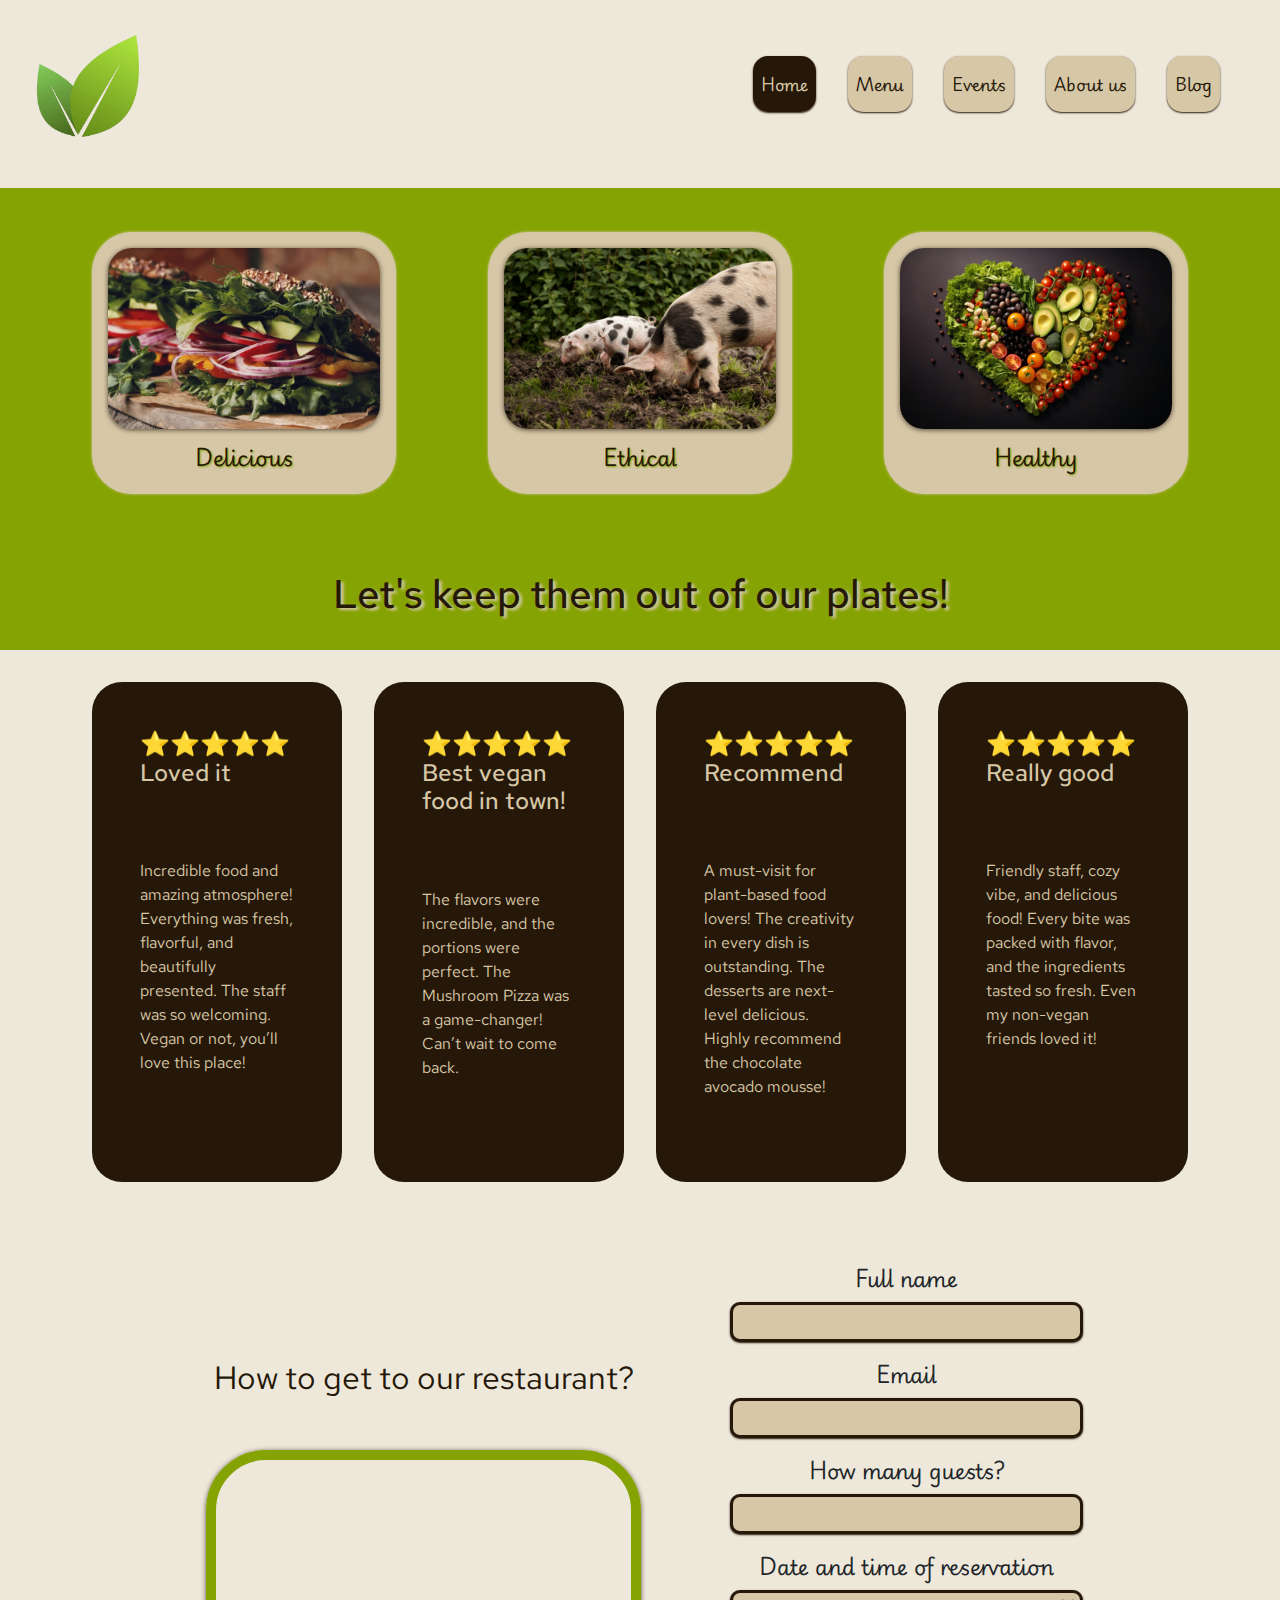
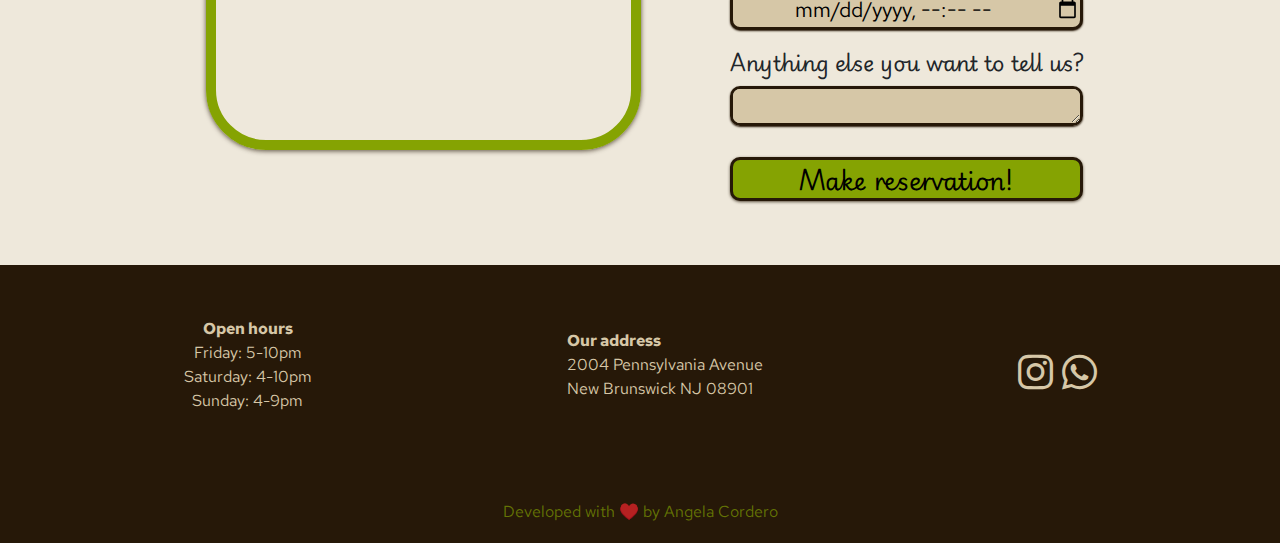
<file: index.html>
<!DOCTYPE html>
<html lang="en">
  <head>
    <meta charset="UTF-8" />
    <meta name="viewport" content="width=device-width, initial-scale=1.0" />
    <!-- Bootstrap CSS -->
    <link
      href="https://cdn.jsdelivr.net/npm/bootstrap@5.3.2/dist/css/bootstrap.min.css"
      rel="stylesheet"
    />
    <!-- Bootstrap JavaScript (includes Popper.js) -->
    <script src="https://cdn.jsdelivr.net/npm/bootstrap@5.3.2/dist/js/bootstrap.bundle.min.js"></script>

    <link
      rel="stylesheet"
      href="https://cdnjs.cloudflare.com/ajax/libs/font-awesome/6.0.0-beta3/css/all.min.css"
    />
    <link rel="preconnect" href="https://fonts.googleapis.com" />
    <link rel="preconnect" href="https://fonts.gstatic.com" crossorigin />
    <link
      href="https://fonts.googleapis.com/css2?family=Afacad+Flux:wght@100..1000&family=Londrina+Sketch&family=Playwrite+GB+S:ital,wght@0,100..400;1,100..400&family=Red+Hat+Text:ital,wght@0,300..700;1,300..700&family=Roboto:ital,wght@0,100;0,300;0,400;0,500;0,700;0,900;1,100;1,300;1,400;1,500;1,700;1,900&family=Young+Serif&display=swap"
      rel="stylesheet"
    />
    <link rel="icon" href="images/logo.png" type="image/icon type" />

    <link rel="stylesheet" href="src/styles.css" />

    <title>Vegan Life</title>
    <meta
      name="description"
      content="Vegan Life is a 100% plant-based restaurant offering fresh, organic, and delicious vegan meals in Cali, Colombia. Come eat sustainably!"
    />

    <meta
      name="keywords"
      content="vegan restaurant, plant-based, organic food, vegan meals, sustainable dining, cali, colombia, vegan"
    />
    <meta name="author" content="Vegan Life" />
  </head>
  <body>
    <div class="container">
      <header>
        <div class="headingContainer">
          <nav class="navbar navbar-expand-lg">
            <div class="container-fluid">
              <a class="navbar-brand" href="../index.html"
                ><img
                  src="images/logo.png"
                  id="logo"
                  class="Logo"
                  width="150rem"
              /></a>
              <button
                class="navbar-toggler"
                type="button"
                data-bs-toggle="collapse"
                data-bs-target="#navbarSupportedContent"
                aria-controls="navbarSupportedContent"
                aria-expanded="false"
                aria-label="Toggle navigation"
              >
                <span class="navbar-toggler-icon"></span>
              </button>
              <div class="collapse navbar-collapse" id="navbarSupportedContent">
                <ul class="navbar-nav">
                  <li class="nav-item">
                    <a class="nav-link active" aria-current="page" href="#"
                      >Home</a
                    >
                  </li>
                  <li class="nav-item">
                    <a class="nav-link" href="./pages/menu.html">Menu</a>
                  </li>
                  <li class="nav-item">
                    <a class="nav-link" href="./pages/events.html">Events</a>
                  </li>
                  <li class="nav-item">
                    <a class="nav-link" href="./pages/about_us.html"
                      >About us</a
                    >
                  </li>
                  <li class="nav-item">
                    <a class="nav-link" href="./pages/blog.html">Blog</a>
                  </li>
                </ul>
              </div>
            </div>
          </nav>
        </div>
      </header>
      <main>
        <section class="principles">
          <div class="principle1">
            <img
              src="images/delicious.jpg"
              alt="delicious sandwich"
              id="bowl"
            />
            <h3>Delicious</h3>
          </div>
          <div class="principle2">
            <img src="images/ethical.jpg" alt="free pigs eating" id="pigs" />
            <h3>Ethical</h3>
          </div>
          <div class="principle3">
            <img
              src="images/healthy.jpg"
              alt="vegetables arranged in a heart shape"
              id="heart"
            />
            <h3>Healthy</h3>
          </div>
        </section>
        <h1>Let's keep them out of our plates!</h1>

        <div class="reviewSection">
          <div class="review" id="review1">
            <h4>
              ⭐⭐⭐⭐⭐<br />
              Loved it
            </h4>
            <p>
              Incredible food and amazing atmosphere! Everything was fresh,
              flavorful, and beautifully presented. The staff was so welcoming.
              Vegan or not, you’ll love this place!
            </p>
          </div>
          <div class="review" id="review2">
            <h4>
              ⭐⭐⭐⭐⭐<br />
              Best vegan food in town!
            </h4>
            <p>
              The flavors were incredible, and the portions were perfect. The
              Mushroom Pizza was a game-changer! Can’t wait to come back.
            </p>
          </div>
          <div class="review" id="review3">
            <h4>
              ⭐⭐⭐⭐⭐<br />
              Recommend
            </h4>
            <p>
              A must-visit for plant-based food lovers! The creativity in every
              dish is outstanding. The desserts are next-level delicious. Highly
              recommend the chocolate avocado mousse!
            </p>
          </div>
          <div class="review" id="review4">
            <h4>
              ⭐⭐⭐⭐⭐<br />
              Really good
            </h4>
            <p>
              Friendly staff, cozy vibe, and delicious food! Every bite was
              packed with flavor, and the ingredients tasted so fresh. Even my
              non-vegan friends loved it!
            </p>
          </div>
        </div>

        <div class="locationReservation">
          <section class="location">
            <p>How to get to our restaurant?</p>
            <iframe
              class="map"
              src="https://www.google.com/maps/embed?pb=!1m18!1m12!1m3!1d3982.899403121731!2d-76.53697018925499!3d3.374760196585745!2m3!1f0!2f0!3f0!3m2!1i1024!2i768!4f13.1!3m3!1m2!1s0x8e30a171d0c4cbb7%3A0x87dfc5d3c72b3ec4!2sUniversidad%20Del%20Valle%2C%20Comuna%2017%2C%20Cali%2C%20Valle%20del%20Cauca!5e0!3m2!1ses!2sco!4v1738527337240!5m2!1ses!2sco"
              allowfullscreen=""
              width="90%"
              height="300px"
              loading="lazy"
              referrerpolicy="no-referrer-when-downgrade"
            ></iframe>
          </section>

          <section class="reservationForm">
            <div class="reservation">
              <form action="/submit" method="post">
                <label for="name">Full name</label><br />
                <input type="text" name="name" id="name" />
                <br />

                <label for="email">Email</label><br />
                <input type="text" name="email" id="email" />
                <br />

                <label for="guests">How many guests?</label><br />
                <input type="number" name="guests" id="guests" />
                <br />

                <label for="dateTime">Date and time of reservation</label><br />
                <input type="datetime-local" name="dateTime" id="dateTime" />
                <br />

                <label for="message">Anything else you want to tell us?</label
                ><br />
                <textarea name="message" id="message"></textarea>
                <br />

                <input
                  type="submit"
                  value="Make reservation!"
                  id="submitButton"
                />
              </form>
            </div>
          </section>
        </div>
      </main>

      <footer>
        <div class="footerContainer">
          <section class="schedule">
            <ul>
              <p><strong>Open hours</strong></p>
              <li>Friday: 5-10pm</li>
              <li>Saturday: 4-10pm</li>
              <li>Sunday: 4-9pm</li>
            </ul>
          </section>
          <section class="address">
            <p>
              <strong>Our address</strong>
              <br />
              2004 Pennsylvania Avenue
              <br />
              New Brunswick NJ 08901
            </p>
          </section>
          <section class="social">
            <a href="https://www.instagram.com/" target="_blank">
              <i class="fa-brands fa-instagram" id="instagram"></i>
            </a>
            <a href="https://www.whatsapp.com/">
              <i class="fa-brands fa-whatsapp" id="whatsapp"></i>
            </a>
          </section>
        </div>
        <div class="attribution">
          <p>
            Developed with ♥️ by
            <a href="https://github.com/Angela-Cordero" target="_blank"
              >Angela Cordero</a
            >
          </p>
        </div>
      </footer>
    </div>
  </body>
</html>
</file>
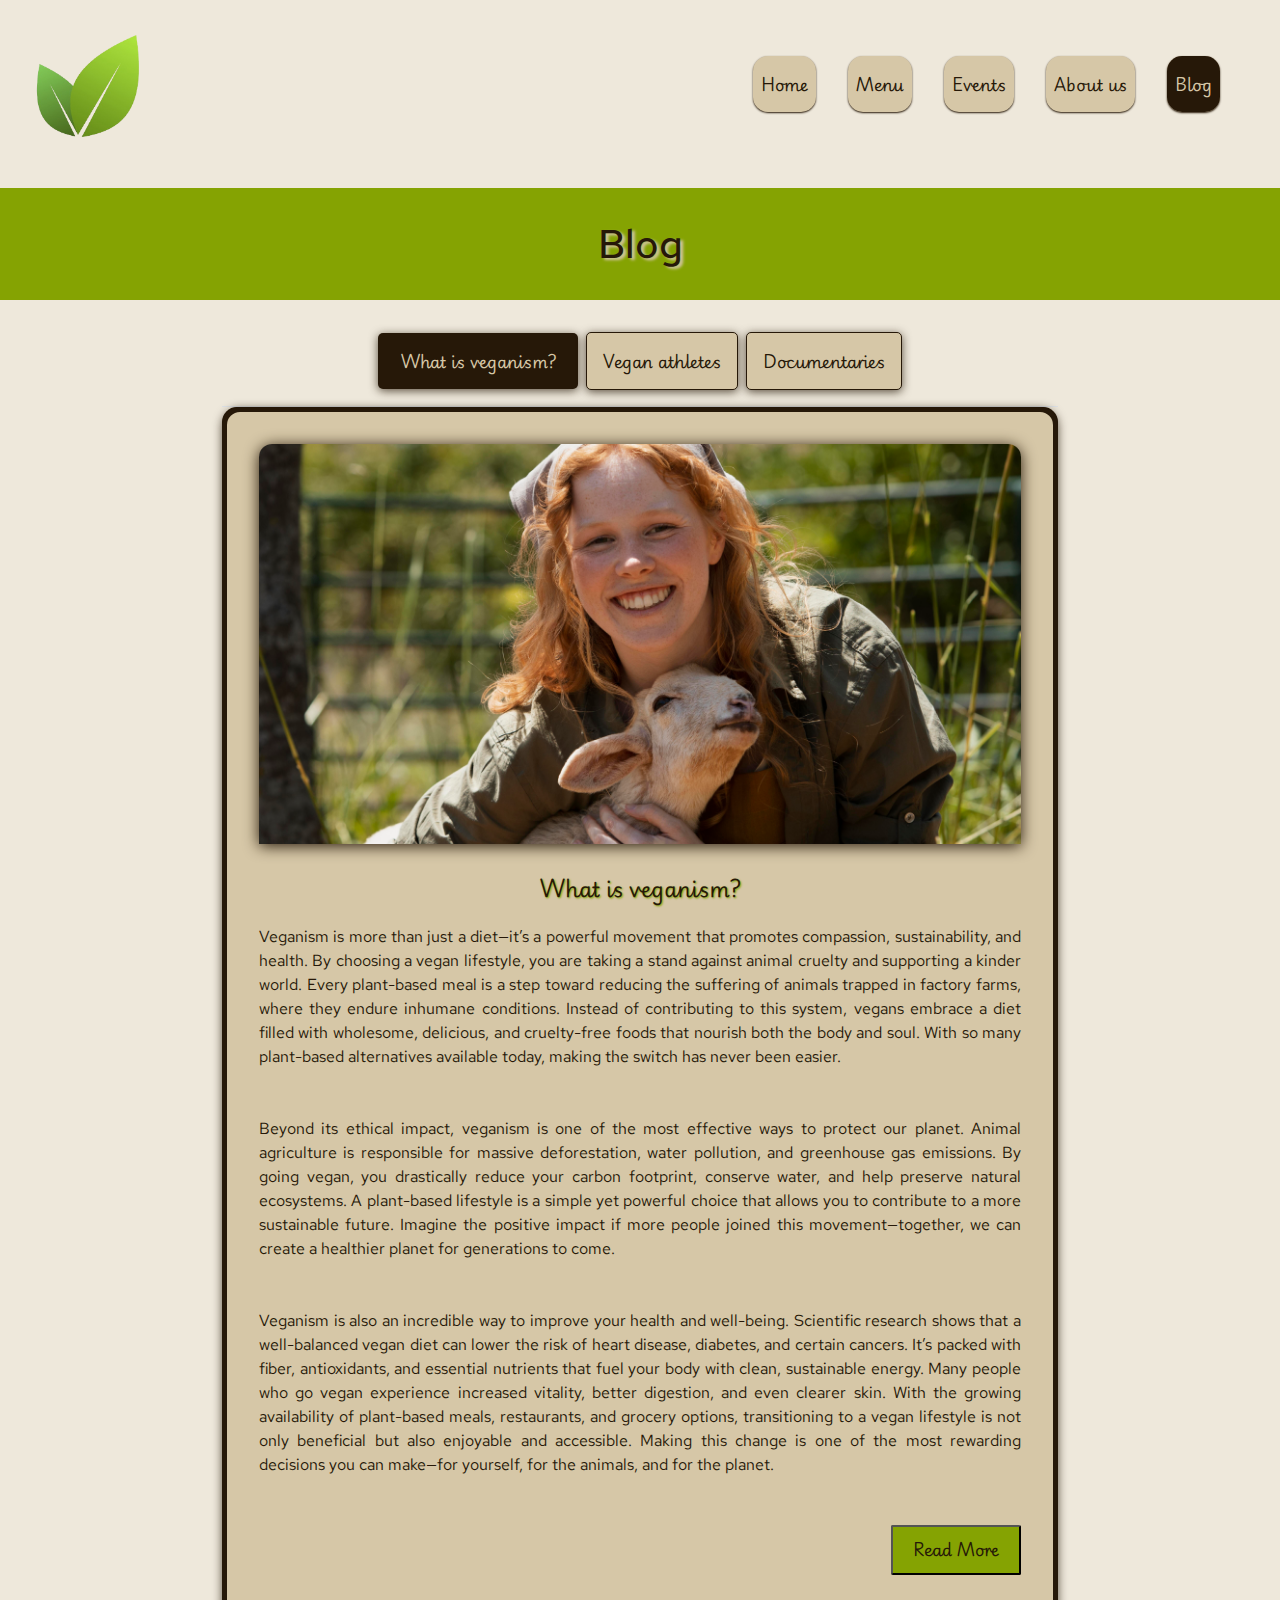
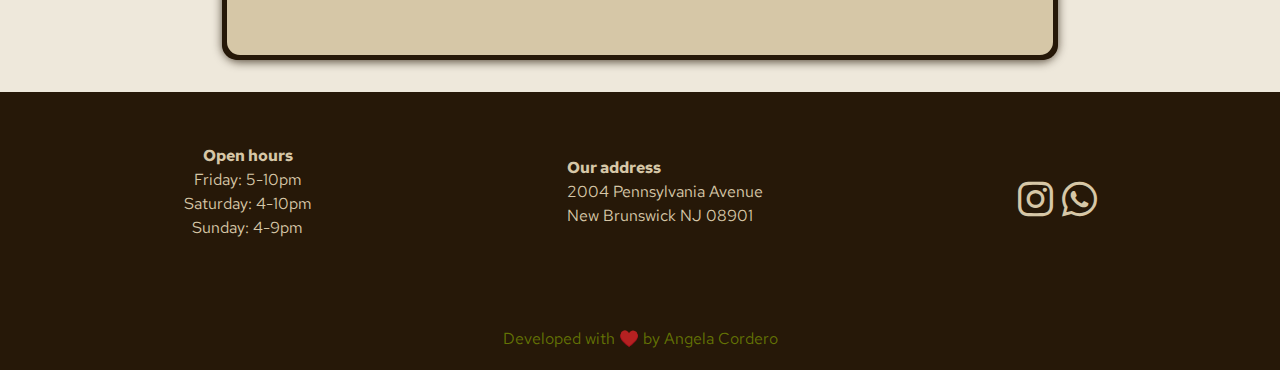
<file: pages/blog.html>
<!DOCTYPE html>
<html lang="en">
<head>
  <meta charset="UTF-8">
  <meta name="viewport" content="width=device-width, initial-scale=1.0">
  <!-- Bootstrap CSS -->
<link href="https://cdn.jsdelivr.net/npm/bootstrap@5.3.2/dist/css/bootstrap.min.css" rel="stylesheet">
<!-- Bootstrap JavaScript (includes Popper.js) -->
<script src="https://cdn.jsdelivr.net/npm/bootstrap@5.3.2/dist/js/bootstrap.bundle.min.js"></script>

  <link rel="stylesheet" href="https://cdnjs.cloudflare.com/ajax/libs/font-awesome/6.0.0-beta3/css/all.min.css">
  <link rel="preconnect" href="https://fonts.googleapis.com">
  <link rel="preconnect" href="https://fonts.gstatic.com" crossorigin>
  <link href="https://fonts.googleapis.com/css2?family=Afacad+Flux:wght@100..1000&family=Londrina+Sketch&family=Playwrite+GB+S:ital,wght@0,100..400;1,100..400&family=Red+Hat+Text:ital,wght@0,300..700;1,300..700&family=Roboto:ital,wght@0,100;0,300;0,400;0,500;0,700;0,900;1,100;1,300;1,400;1,500;1,700;1,900&family=Young+Serif&display=swap" rel="stylesheet">
  <link rel="icon" href="../images/logo.png">
  
  <link rel="stylesheet" href="../src/styles.css"/>

  <title>Blog</title>
</head>
<body>
  <div class="container">
    <header>
      <div class="headingContainer">
        <nav class="navbar navbar-expand-lg">
          <div class="container-fluid blogMenu">
            <a class="navbar-brand" href="../index.html"><img src="../images/logo.png" id="logo" class="Logo" width="150rem"></a>
            <button class="navbar-toggler" type="button" data-bs-toggle="collapse" data-bs-target="#navbarSupportedContent" aria-controls="navbarSupportedContent" aria-expanded="false" aria-label="Toggle navigation">
              <span class="navbar-toggler-icon"></span>
            </button>
            <div class="collapse navbar-collapse" id="navbarSupportedContent">
              <ul class="navbar-nav">
                <li class="nav-item">
                  <a class="nav-link" aria-current="page" href="../index.html">Home</a>
                </li>
                <li class="nav-item">
                  <a class="nav-link" href="./menu.html">Menu</a>
                </li>
                <li class="nav-item">
                  <a class="nav-link" href="./events.html">Events</a>
                </li>
                <li class="nav-item">
                  <a class="nav-link" href="./about_us.html">About us</a>
                </li>
                <li class="nav-item">
                  <a class="nav-link active" href="#">Blog</a>
                </li>
              </ul>
            </div>
          </div>
        </nav>
      </div>
    </header>
    <main>
      <h1>Blog</h1>
      <div class="blogContainer">
          
          <nav>
            <div class="nav nav-tabs" id="nav-tab" role="tablist">
              <button class="nav-link active" id="nav-home-tab" data-bs-toggle="tab" data-bs-target="#nav-home" type="button" role="tab" aria-controls="nav-home" aria-selected="true">What is veganism?</button>
              <button class="nav-link" id="nav-profile-tab" data-bs-toggle="tab" data-bs-target="#nav-profile" type="button" role="tab" aria-controls="nav-profile" aria-selected="false">Vegan athletes</button>
              <button class="nav-link" id="nav-contact-tab" data-bs-toggle="tab" data-bs-target="#nav-contact" type="button" role="tab" aria-controls="nav-contact" aria-selected="false">Documentaries</button>
            </div>
          </nav>

            <div class="tab-content" id="nav-tabContent">
              <div class="tab-pane fade show active" id="nav-home" role="tabpanel" aria-labelledby="nav-home-tab" tabindex="0">
              <div class="article1" id="whatIsVeganism">
              <div>
                    <div class="articleImg">
                      <img src="../images/veganism.jpg" alt="girl smiling and hugging a goat" class="art1Img">
                    </div>
                    <h3>What is veganism?</h3>
                  <p>Veganism is more than just a diet—it’s a powerful movement that promotes compassion, sustainability, and health. By choosing a vegan lifestyle, you are taking a stand against animal cruelty and supporting a kinder world. Every plant-based meal is a step toward reducing the suffering of animals trapped in factory farms, where they endure inhumane conditions. Instead of contributing to this system, vegans embrace a diet filled with wholesome, delicious, and cruelty-free foods that nourish both the body and soul. With so many plant-based alternatives available today, making the switch has never been easier.
                  </p>
                  <p>Beyond its ethical impact, veganism is one of the most effective ways to protect our planet. Animal agriculture is responsible for massive deforestation, water pollution, and greenhouse gas emissions. By going vegan, you drastically reduce your carbon footprint, conserve water, and help preserve natural ecosystems. A plant-based lifestyle is a simple yet powerful choice that allows you to contribute to a more sustainable future. Imagine the positive impact if more people joined this movement—together, we can create a healthier planet for generations to come.
                  </p>
                  <p>Veganism is also an incredible way to improve your health and well-being. Scientific research shows that a well-balanced vegan diet can lower the risk of heart disease, diabetes, and certain cancers. It’s packed with fiber, antioxidants, and essential nutrients that fuel your body with clean, sustainable energy. Many people who go vegan experience increased vitality, better digestion, and even clearer skin. With the growing availability of plant-based meals, restaurants, and grocery options, transitioning to a vegan lifestyle is not only beneficial but also enjoyable and accessible. Making this change is one of the most rewarding decisions you can make—for yourself, for the animals, and for the planet.
                  </p>
                </div>
                <div class="readMoreArt">
                <button><a href="https://www.vegansociety.com/go-vegan/definition-veganism" target="_blank">Read More</a></button>
                </div>
              </div>
            </div>

            <div class="tab-pane fade" id="nav-profile" role="tabpanel" aria-labelledby="nav-profile-tab" tabindex="0">
              <div class="article2" id="veganAthletes">
                <div>
                  <div class="articleImg">
                    <img src="../images/athlete.jpg" alt="vegan athlete, David Carter">
                  </div>
                  <h3>Vegan athletes</h3>
                  <p>Vegan athletes are proving that peak performance doesn’t require animal products. Many elite competitors, from endurance runners to powerlifters, thrive on plant-based diets, showing that strength, stamina, and recovery can be fueled entirely by plants. A well-balanced vegan diet provides all the essential proteins, vitamins, and minerals needed for muscle growth and optimal performance. Foods like lentils, quinoa, tofu, and chickpeas deliver high-quality protein without the saturated fats and inflammation linked to meat and dairy. Athletes such as David Carter, Lewis Hamilton, Venus Williams, and Scott Jurek have embraced veganism, crediting it for improved energy levels, faster recovery, and better overall health. By eliminating animal products, they reduce their risk of chronic conditions while maximizing endurance, strength, and mental clarity.</p>
                  <p>Beyond personal performance, vegan athletes are also making a powerful statement for the environment and animal welfare. The meat and dairy industries are among the biggest contributors to climate change, deforestation, and resource depletion. By choosing plant-based nutrition, athletes significantly reduce their carbon footprint while supporting a more ethical and sustainable food system. Additionally, plant-based diets are rich in antioxidants and anti-inflammatory compounds, helping athletes recover faster and stay injury-free. Many professional sports teams and trainers are now recognizing the benefits of veganism, offering plant-based meal plans to optimize performance. As more athletes embrace this lifestyle, they’re proving that success, strength, and compassion can go hand in hand.
                  </p>
                <div class="readMoreArt">
                <button><a href="https://www.veganfoodandliving.com/features/vegan-athletes-plant-based-diet/" target=_blank>Read More</a></button>
                </div>
                </div>
              </div>
            </div>
          

            <div class="tab-pane fade" id="nav-contact" role="tabpanel" aria-labelledby="nav-contact-tab" tabindex="0">
              <div class="article3" id="documentaries">
              <div>
                <div class="articleImg">
                  <img src="../images/documentaries.jpg" alt="somebody watching tv">
                </div>
                <h3>Documentaries</h3>
                <p>If you're considering going vegan, watching eye-opening documentaries can be a powerful way to learn more about the benefits of a plant-based lifestyle. What the Health is a must-watch for anyone curious about the health impacts of animal products. This documentary explores the connections between diet and chronic diseases such as diabetes, heart disease, and cancer. It reveals how powerful industries influence nutritional guidelines, often prioritizing profit over public health. The film makes a compelling case for switching to a plant-based diet to improve overall well-being and prevent common health issues.</p>
                <p>For those concerned about the ethical side of veganism, Earthlings is one of the most impactful documentaries available. Narrated by Joaquin Phoenix, this film exposes the hidden cruelty in factory farming, animal testing, and the use of animals for clothing and entertainment. Using powerful footage, Earthlings challenges viewers to reconsider their relationship with animals and the consequences of their daily choices. Many people who have watched this documentary describe it as life-changing, as it forces them to confront the harsh realities behind animal exploitation.</p>
                <p>If sustainability and environmental impact matter to you, Cowspiracy is an essential watch. This documentary examines the devastating effects of animal agriculture on the planet, revealing how it contributes to deforestation, water pollution, and climate change. The film also questions why major environmental organizations often overlook this issue despite its massive impact. Cowspiracy provides a wake-up call about how our dietary choices influence the future of the planet and highlights why reducing or eliminating animal products is one of the most effective ways to protect the environment.</p>
              <div class="readMoreArt">
              <button><a href="https://www.velivery.com/en/v-story-en/the-best-vegan-documentaries.html?srsltid=AfmBOop24MxgTzXRLLMcsy2FLCNfkJ1BIu2fkwAp7g-cKFXvH9H_nRc7">Read More</a></button>
              </div>
              </div>
              </div>
            </div>

      </div>

    </main>
    <footer>
      <div class="footerContainer">
        <section class="schedule">
          <ul>
            <p><strong>Open hours</strong></p>
            <li>Friday: 5-10pm</li>
            <li>Saturday: 4-10pm</li>
            <li>Sunday: 4-9pm</li>
          </ul>
        </section>
        <section class="address">
          <p><strong>Our address</strong>
            <br>
          2004 Pennsylvania Avenue
            <br> 
          New Brunswick NJ 08901
          </p>
        </section>
        <section class="social">
          <a href="https://www.instagram.com/" target="_blank">
            <i class="fa-brands fa-instagram" id="instagram"></i>
          </a>
          <a href="https://www.whatsapp.com/">
            <i class="fa-brands fa-whatsapp" id="whatsapp"></i>
          </a>
        </section>
      </div>
      <div class="attribution">
        <p>Developed with ♥️ by <a href="https://github.com/Angela-Cordero" target="_blank">Angela Cordero</a>
        </p>
      </div>
    </footer>
  </div>
</body>
</html>
</file>
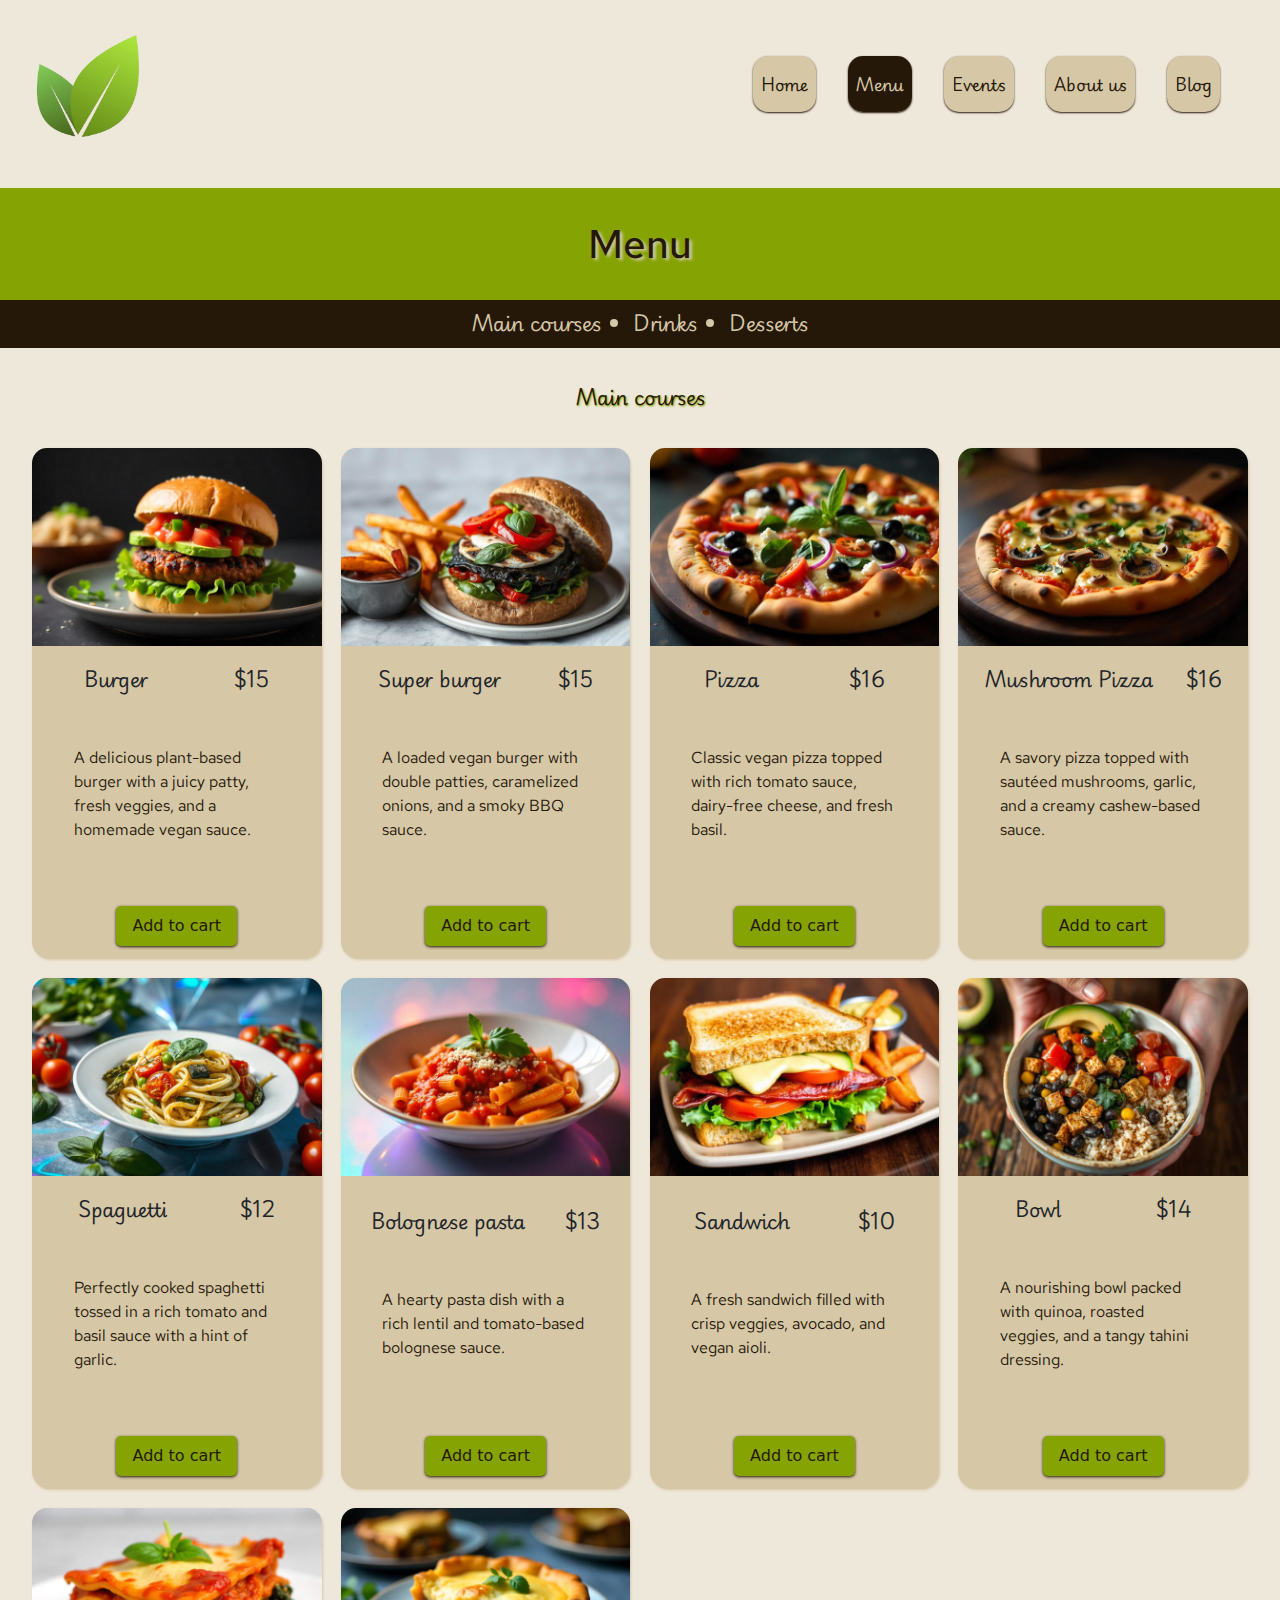
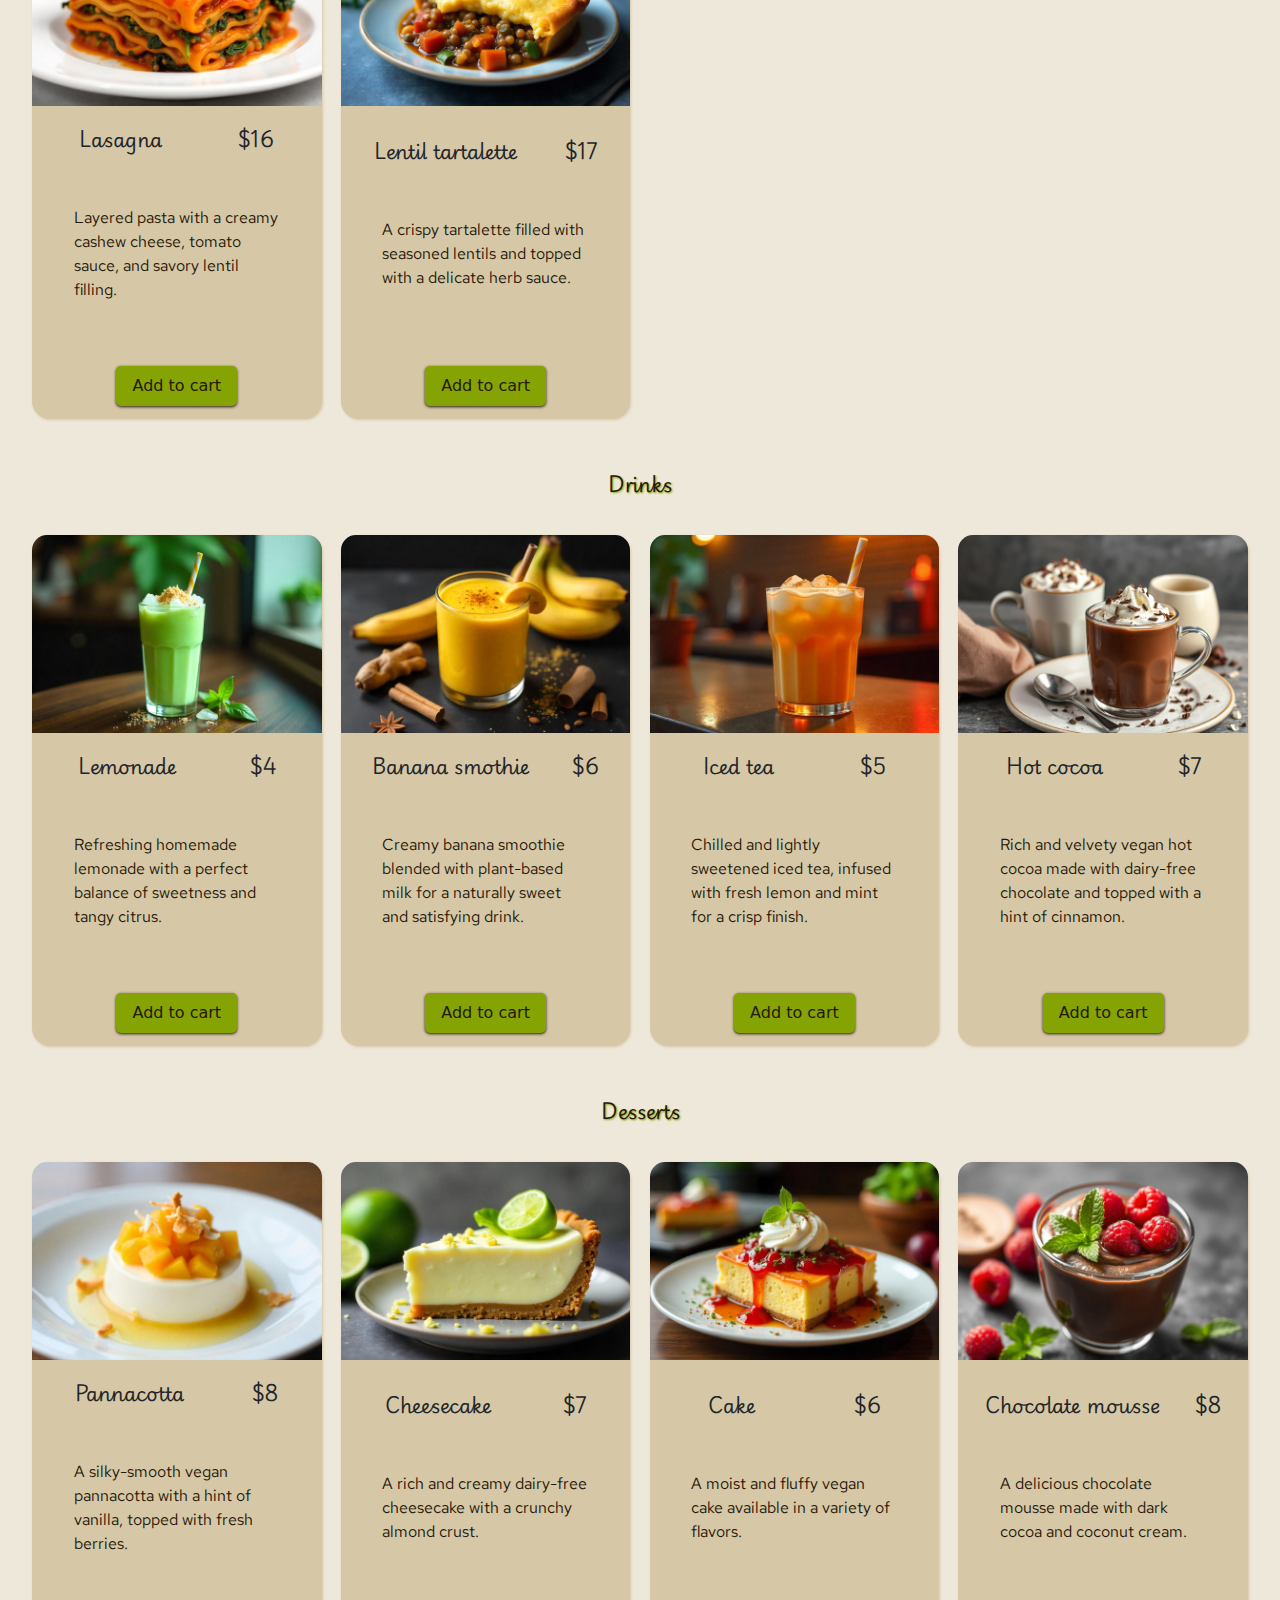
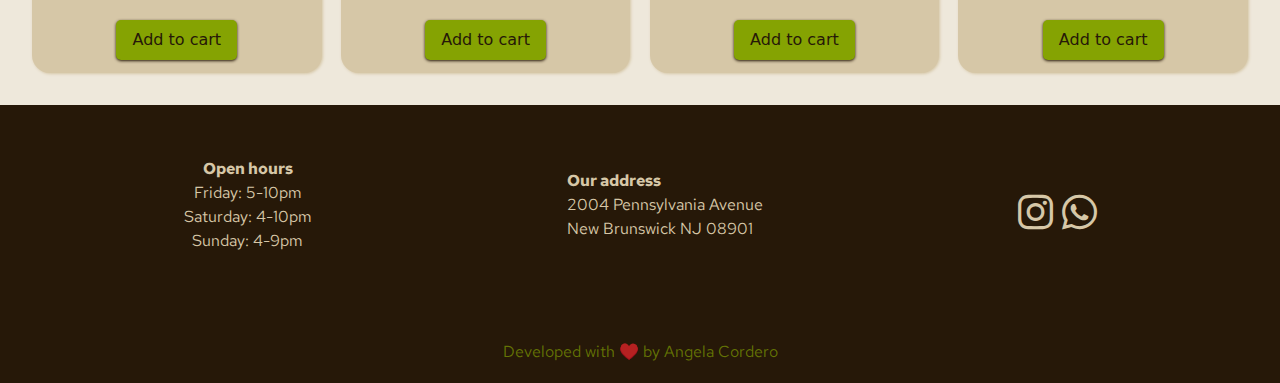
<file: pages/menu.html>
<!DOCTYPE html>
<html lang="en">
<head>
  <meta charset="UTF-8">
  <meta name="viewport" content="width=device-width, initial-scale=1.0">
  <!-- Bootstrap CSS -->
<link href="https://cdn.jsdelivr.net/npm/bootstrap@5.3.2/dist/css/bootstrap.min.css" rel="stylesheet">
<!-- Bootstrap JavaScript (includes Popper.js) -->
<script src="https://cdn.jsdelivr.net/npm/bootstrap@5.3.2/dist/js/bootstrap.bundle.min.js"></script>

  <link rel="stylesheet" href="https://cdnjs.cloudflare.com/ajax/libs/font-awesome/6.0.0-beta3/css/all.min.css">
  <link rel="preconnect" href="https://fonts.googleapis.com">
  <link rel="preconnect" href="https://fonts.gstatic.com" crossorigin>
  <link href="https://fonts.googleapis.com/css2?family=Afacad+Flux:wght@100..1000&family=Londrina+Sketch&family=Playwrite+GB+S:ital,wght@0,100..400;1,100..400&family=Red+Hat+Text:ital,wght@0,300..700;1,300..700&family=Roboto:ital,wght@0,100;0,300;0,400;0,500;0,700;0,900;1,100;1,300;1,400;1,500;1,700;1,900&family=Young+Serif&display=swap" rel="stylesheet">
  <link rel="icon" href="../../images/logo.png" type="image/icon type">
  
  <link rel="stylesheet" href="../src/styles.css"/>

  <title>Menu</title>
</head>
<body>
  <div class="container">
    <header>
      <div class="headingContainer">
        <nav class="navbar navbar-expand-lg">
          <div class="container-fluid">
            <a class="navbar-brand" href="../index.html"><img src=" ../images/logo.png" id="logo" class="Logo" width="150rem"></a>
            <button class="navbar-toggler" type="button" data-bs-toggle="collapse" data-bs-target="#navbarSupportedContent" aria-controls="navbarSupportedContent" aria-expanded="false" aria-label="Toggle navigation">
              <span class="navbar-toggler-icon"></span>
            </button>
            <div class="collapse navbar-collapse" id="navbarSupportedContent">
              <ul class="navbar-nav">
                <li class="nav-item">
                  <a class="nav-link" aria-current="page" href="../index.html">Home</a>
                </li>
                <li class="nav-item">
                  <a class="nav-link active" href="#">Menu</a>
                </li>
                <li class="nav-item">
                  <a class="nav-link" href="./events.html">Events</a>
                </li>
                <li class="nav-item">
                  <a class="nav-link" href="./about_us.html">About us</a>
                </li>
                <li class="nav-item">
                  <a class="nav-link" href="./blog.html">Blog</a>
                </li>
              </ul>
            </div>
          </div>
        </nav>
      </div>
    </header>
    
    <main>
        <div class="menuHeading">
          <h1>Menu</h1>
          <ul>
            <li><a href="#mainCourses">Main courses</a></li>
            <li><a href="#drinks">Drinks</a></li>
            <li><a href="#desserts">Desserts</a></li>
          </ul>
        </div>

      <div class="menuContainer">
        <div class="menu">
            <div class="menuSection">
            <h3 id="mainCourses">Main courses</h3>
            </div>
          <div class="mainCourses">
            <div class="foodItems">
              <img src=" ../images/burger.jpg" alt="vegan burger">
              <div class="details">
                <div class="detailsSub">
                  <h5>Burger</h5>
                  <h5 class="price"> $15 </h5>
                </div>
                <p>A delicious plant-based burger with a juicy patty, fresh veggies, and a homemade vegan sauce.</p>
                <button>Add to cart</button>
              </div>
            </div>
                    
            <div class="foodItems">
              <img src=" ../images/super_burger.jpg" alt="vegan burger">
              <div class="details">
                <div class="detailsSub">
                  <h5>Super burger</h5>
                  <h5 class="price"> $15 </h5>
                </div>
                <p>A loaded vegan burger with double patties, caramelized onions, and a smoky BBQ sauce.</p>
                <button>Add to cart</button>
              </div>
            </div>

            <div class="foodItems">
              <img src=" ../images/pizza.jpg" alt="vegan burger">
              <div class="details">
                <div class="detailsSub">
                  <h5>Pizza</h5>
                  <h5 class="price"> $16 </h5>
                </div>
                <p>Classic vegan pizza topped with rich tomato sauce, dairy-free cheese, and fresh basil.</p>
                <button>Add to cart</button>
              </div>
            </div>

            <div class="foodItems">
              <img src=" ../images/mushroom_pizza.jpg" alt="vegan burger">
              <div class="details">
                <div class="detailsSub">
                  <h5>Mushroom Pizza</h5>
                  <h5 class="price"> $16 </h5>
                </div>
                <p>A savory pizza topped with sautéed mushrooms, garlic, and a creamy cashew-based sauce.</p>
                <button>Add to cart</button>
              </div>
            </div>
            
            <div class="foodItems">
              <img src=" ../images/pasta.jpg" alt="vegan burger">
              <div class="details">
                <div class="detailsSub">
                  <h5>Spaguetti</h5>
                  <h5 class="price"> $12 </h5>
                </div>
                <p>Perfectly cooked spaghetti tossed in a rich tomato and basil sauce with a hint of garlic.</p>
                <button>Add to cart</button>
              </div>
            </div>

            <div class="foodItems">
              <img src=" ../images/bolognese.jpg" alt="vegan burger">
              <div class="details">
                <div class="detailsSub">
                  <h5>Bolognese pasta</h5>
                  <h5 class="price"> $13 </h5>
                </div>
                <p>A hearty pasta dish with a rich lentil and tomato-based bolognese sauce.</p>
                <button>Add to cart</button>
              </div>
            </div>

            <div class="foodItems">
              <img src=" ../images/sandwich.jpg" alt="vegan sandwich">
              <div class="details">
                <div class="detailsSub">
                  <h5>Sandwich</h5>
                  <h5 class="price"> $10 </h5>
                </div>
                <p>A fresh sandwich filled with crisp veggies, avocado, and vegan aioli.</p>
                <button>Add to cart</button>
              </div>
            </div>

            <div class="foodItems">
              <img src=" ../images/bowl.jpg" alt="vegan burger">
              <div class="details">
                <div class="detailsSub">
                  <h5>Bowl</h5>
                  <h5 class="price"> $14 </h5>
                </div>
                <p>A nourishing bowl packed with quinoa, roasted veggies, and a tangy tahini dressing.</p>
                <button>Add to cart</button>
              </div>
            </div>

            <div class="foodItems">
              <img src=" ../images/lasagna.jpg" alt="vegan burger">
              <div class="details">
                <div class="detailsSub">
                  <h5>Lasagna</h5>
                  <h5 class="price"> $16 </h5>
                </div>
                <p>Layered pasta with a creamy cashew cheese, tomato sauce, and savory lentil filling.</p>
                <button>Add to cart</button>
              </div>
            </div>

                    <div class="foodItems">
              <img src=" ../images/lentil_tartalette.jpg" alt="vegan burger">
              <div class="details">
                <div class="detailsSub">
                  <h5>Lentil tartalette</h5>
                  <h5 class="price"> $17 </h5>
                </div>
                <p>A crispy tartalette filled with seasoned lentils and topped with a delicate herb sauce.</p>
                <button>Add to cart</button>
              </div>
            </div>
          </div>

            <div class="menuSection">
            <h3 id="drinks">Drinks</h3>
            </div>
          <div class="drinks">
            <div class="foodItems">
              <img src=" ../images/lemonade.jpg" alt="vegan burger">
              <div class="details">
                <div class="detailsSub">
                  <h5>Lemonade</h5>
                  <h5 class="price"> $4 </h5>
                </div>
                <p>Refreshing homemade lemonade with a perfect balance of sweetness and tangy citrus.</p>
                <button>Add to cart</button>
              </div>
            </div>
            <div class="foodItems">
              <img src=" ../images/banana_smothie.jpg" alt="vegan burger">
              <div class="details">
                <div class="detailsSub">
                  <h5>Banana smothie</h5>
                  <h5 class="price"> $6 </h5>
                </div>
                <p>Creamy banana smoothie blended with plant-based milk for a naturally sweet and satisfying drink.</p>
                <button>Add to cart</button>
              </div>
            </div>
            <div class="foodItems">
              <img src=" ../images/iced_tea.jpg" alt="vegan burger">
              <div class="details">
                <div class="detailsSub">
                  <h5>Iced tea</h5>
                  <h5 class="price"> $5 </h5>
                </div>
                <p>Chilled and lightly sweetened iced tea, infused with fresh lemon and mint for a crisp finish.</p>
                <button>Add to cart</button>
              </div>
            </div>
            <div class="foodItems">
              <img src=" ../images/hot_cocoa.jpg" alt="vegan burger">
              <div class="details">
                <div class="detailsSub">
                  <h5>Hot cocoa</h5>
                  <h5 class="price"> $7 </h5>
                </div>
                <p>Rich and velvety vegan hot cocoa made with dairy-free chocolate and topped with a hint of cinnamon.</p>
                <button>Add to cart</button>
              </div>
            </div>
          </div>

            <div class="menuSection">
              <h3 id="desserts">Desserts</h3>
            </div>
            <div class="desserts">
              <div class="foodItems">
                <img src=" ../images/pannacotta.jpg" alt="vegan cheese cake">
                <div class="details">
                  <div class="detailsSub">
                    <h5>Pannacotta</h5>
                    <h5 class="price"> $8 </h5>
                  </div>
                  <p>A silky-smooth vegan pannacotta with a hint of vanilla, topped with fresh berries.</p>
                  <button>Add to cart</button>
                </div>
              </div>
              <div class="foodItems">
                <img src=" ../images/cheesecake.jpg" alt="vegan cheese cake">
                <div class="details">
                  <div class="detailsSub">
                    <h5>Cheesecake</h5>
                    <h5 class="price"> $7 </h5>
                  </div>
                  <p>A rich and creamy dairy-free cheesecake with a crunchy almond crust.</p>
                  <button>Add to cart</button>
                </div>
              </div>
              <div class="foodItems">
                <img src=" ../images/cake.jpg" alt="vegan cheese cake">
                <div class="details">
                  <div class="detailsSub">
                    <h5>Cake</h5>
                    <h5 class="price"> $6 </h5>
                  </div>
                  <p>A moist and fluffy vegan cake available in a variety of flavors.</p>
                  <button>Add to cart</button>
                </div>
              </div>
              <div class="foodItems">
                <img src=" ../images/chocolate_mousse.jpg" alt="vegan cheese cake">
                <div class="details">
                  <div class="detailsSub">
                    <h5>Chocolate mousse</h5>
                    <h5 class="price"> $8 </h5>
                  </div>
                  <p>A delicious chocolate mousse made with dark cocoa and coconut cream.</p>
                  <button>Add to cart</button>
                </div>
            </div>
        </div>
      </div>

    </main>
        <footer>
      <div class="footerContainer">
        <section class="schedule">
          <ul>
            <p><strong>Open hours</strong></p>
            <li>Friday: 5-10pm</li>
            <li>Saturday: 4-10pm</li>
            <li>Sunday: 4-9pm</li>
          </ul>
        </section>
        <section class="address">
          <p><strong>Our address</strong>
            <br>
          2004 Pennsylvania Avenue
            <br> 
          New Brunswick NJ 08901
          </p>
        </section>
        <section class="social">
          <a href="https://www.instagram.com/" target="_blank">
            <i class="fa-brands fa-instagram" id="instagram"></i>
          </a>
          <a href="https://www.whatsapp.com/">
            <i class="fa-brands fa-whatsapp" id="whatsapp"></i>
          </a>
        </section>
      </div>
      <div class="attribution">
        <p>Developed with ♥️ by <a href="https://github.com/Angela-Cordero" target="_blank">Angela Cordero</a>
        </p>
      </div>
    </footer>
  </div>
</body>
</html>
</file>
<file: src/styles.css>
.aboutUsContainer, .blogContainer .nav-tabs, .eventsInfo, .menuHeading ul, .locationReservation, .reviewSection, .principles, .footerContainer, .nav-item {
  display: flex;
  justify-content: center;
  align-items: center;
  flex-wrap: wrap;
}

.eventsForm input, .reservation input, textarea {
  background-color: #d6c7a7;
  box-shadow: 0 1px 2px #261808;
  text-align: center;
  width: 100%;
  height: 2.5rem;
  font-size: 1.3rem;
  border-radius: 10px;
  border: 3px solid #261808;
  font-family: "Red Hat Text";
  margin-bottom: 1rem;
  margin-top: 0.5rem;
}

#submitButton {
  white-space: normal;
  height: auto;
  font-size: 1.5rem;
  font-family: "Playwrite GB S";
  font-weight: bold;
  background-color: #85A302;
  box-shadow: 0 1px 3px rgba(38, 24, 8, 0.737254902);
}

.eventsForm label, .reservation label {
  font-family: "Playwrite GB S";
  font-size: 1.3rem;
  font-weight: bold;
}

.aboutUsContainer .text1, .text2 {
  background-color: #261808;
  color: #d6c7a7;
}

.aboutUsContainer, .blogContainer .nav-tabs, .eventsInfo, .menuHeading ul, .locationReservation, .reviewSection, .principles, .footerContainer, .nav-item {
  display: flex;
  justify-content: center;
  align-items: center;
  flex-wrap: wrap;
}

.eventsForm input, .reservation input, textarea {
  background-color: #d6c7a7;
  box-shadow: 0 1px 2px #261808;
  text-align: center;
  width: 100%;
  height: 2.5rem;
  font-size: 1.3rem;
  border-radius: 10px;
  border: 3px solid #261808;
  font-family: "Red Hat Text";
  margin-bottom: 1rem;
  margin-top: 0.5rem;
}

#submitButton {
  white-space: normal;
  height: auto;
  font-size: 1.5rem;
  font-family: "Playwrite GB S";
  font-weight: bold;
  background-color: #85A302;
  box-shadow: 0 1px 3px rgba(38, 24, 8, 0.737254902);
}

.eventsForm label, .reservation label {
  font-family: "Playwrite GB S";
  font-size: 1.3rem;
  font-weight: bold;
}

.aboutUsContainer .text1, .text2 {
  background-color: #261808;
  color: #d6c7a7;
}

h1 {
  background-color: #85A302;
  text-align: center;
  padding: 2rem;
  font-size: 2.5rem;
  color: #261808;
  font-family: "Red Hat Text", serif;
  text-shadow: 3px 2px 3px #d6c7a7;
  margin: auto;
}

h3 {
  text-align: center;
  margin-top: 1rem;
  font-size: 1.3rem;
  color: #261808;
  font-family: "Playwrite GB S", serif;
  text-shadow: 1px 1px 2px #85A302;
}

/*Header*/
#logo {
  filter: grayscale(20%);
}

#navbarSupportedContent {
  margin-bottom: auto;
}

.navbar-nav {
  gap: 2rem;
  margin: 3rem;
  justify-content: space-between;
}

.navbar-toggler {
  background-color: #d6c7a7;
  border: none;
}

.nav-item {
  background-color: #d6c7a7;
  border-radius: 15px;
  font-family: "Playwrite GB S", serif;
  box-shadow: 0 1px 2px #261808;
}

.nav-link {
  text-decoration: none;
  font-size: 1rem;
  padding: 1rem;
  color: #261808;
}

.navbar-collapse {
  flex-grow: 0;
}

.active {
  background-color: #85A302;
  border-radius: 15px;
  width: 100%;
  text-align: center;
}

.navbar-nav .nav-item:hover {
  background-color: #85A302;
  border-radius: 15px;
}

.aboutUsContainer, .blogContainer .nav-tabs, .eventsInfo, .menuHeading ul, .locationReservation, .reviewSection, .principles, .footerContainer, .nav-item {
  display: flex;
  justify-content: center;
  align-items: center;
  flex-wrap: wrap;
}

.eventsForm input, .reservation input, textarea {
  background-color: #d6c7a7;
  box-shadow: 0 1px 2px #261808;
  text-align: center;
  width: 100%;
  height: 2.5rem;
  font-size: 1.3rem;
  border-radius: 10px;
  border: 3px solid #261808;
  font-family: "Red Hat Text";
  margin-bottom: 1rem;
  margin-top: 0.5rem;
}

#submitButton {
  white-space: normal;
  height: auto;
  font-size: 1.5rem;
  font-family: "Playwrite GB S";
  font-weight: bold;
  background-color: #85A302;
  box-shadow: 0 1px 3px rgba(38, 24, 8, 0.737254902);
}

.eventsForm label, .reservation label {
  font-family: "Playwrite GB S";
  font-size: 1.3rem;
  font-weight: bold;
}

.aboutUsContainer .text1, .text2 {
  background-color: #261808;
  color: #d6c7a7;
}

.aboutUsContainer, .blogContainer .nav-tabs, .eventsInfo, .menuHeading ul, .locationReservation, .reviewSection, .principles, .footerContainer, .nav-item {
  display: flex;
  justify-content: center;
  align-items: center;
  flex-wrap: wrap;
}

.eventsForm input, .reservation input, textarea {
  background-color: #d6c7a7;
  box-shadow: 0 1px 2px #261808;
  text-align: center;
  width: 100%;
  height: 2.5rem;
  font-size: 1.3rem;
  border-radius: 10px;
  border: 3px solid #261808;
  font-family: "Red Hat Text";
  margin-bottom: 1rem;
  margin-top: 0.5rem;
}

#submitButton {
  white-space: normal;
  height: auto;
  font-size: 1.5rem;
  font-family: "Playwrite GB S";
  font-weight: bold;
  background-color: #85A302;
  box-shadow: 0 1px 3px rgba(38, 24, 8, 0.737254902);
}

.eventsForm label, .reservation label {
  font-family: "Playwrite GB S";
  font-size: 1.3rem;
  font-weight: bold;
}

.aboutUsContainer .text1, .text2 {
  background-color: #261808;
  color: #d6c7a7;
}

h1 {
  background-color: #85A302;
  text-align: center;
  padding: 2rem;
  font-size: 2.5rem;
  color: #261808;
  font-family: "Red Hat Text", serif;
  text-shadow: 3px 2px 3px #d6c7a7;
  margin: auto;
}

h3 {
  text-align: center;
  margin-top: 1rem;
  font-size: 1.3rem;
  color: #261808;
  font-family: "Playwrite GB S", serif;
  text-shadow: 1px 1px 2px #85A302;
}

/*footer*/
footer {
  background-color: #261808;
  color: #d6c7a7;
  font-family: "Red Hat Text", serif;
  font-size: 1rem;
}

.footerContainer {
  padding: 2rem 5rem;
  max-height: 500px;
  justify-content: space-around !important;
  gap: 1rem;
}

.schedule ul {
  padding: 0;
  text-align: center;
  list-style-type: none;
}
.schedule ul p {
  margin: 0;
  padding: 0;
}

.address p {
  text-align: justify;
}

.social a {
  font-size: 40px;
  text-decoration: none;
  color: #d6c7a7;
}

.attribution p {
  color: rgba(133, 163, 2, 0.6588235294);
  text-align: center;
  padding: 1.2rem;
  margin: auto;
}

.attribution a {
  color: rgba(133, 163, 2, 0.6588235294);
  text-decoration: none;
}

@media screen and (max-width: 400px) {
  .reservation {
    width: 13rem;
  }
}
.aboutUsContainer, .blogContainer .nav-tabs, .eventsInfo, .menuHeading ul, .locationReservation, .reviewSection, .principles, .nav-item, .footerContainer {
  display: flex;
  justify-content: center;
  align-items: center;
  flex-wrap: wrap;
}

.eventsForm input, .reservation input, textarea {
  background-color: #d6c7a7;
  box-shadow: 0 1px 2px #261808;
  text-align: center;
  width: 100%;
  height: 2.5rem;
  font-size: 1.3rem;
  border-radius: 10px;
  border: 3px solid #261808;
  font-family: "Red Hat Text";
  margin-bottom: 1rem;
  margin-top: 0.5rem;
}

#submitButton {
  white-space: normal;
  height: auto;
  font-size: 1.5rem;
  font-family: "Playwrite GB S";
  font-weight: bold;
  background-color: #85A302;
  box-shadow: 0 1px 3px rgba(38, 24, 8, 0.737254902);
}

.eventsForm label, .reservation label {
  font-family: "Playwrite GB S";
  font-size: 1.3rem;
  font-weight: bold;
}

.aboutUsContainer .text1, .text2 {
  background-color: #261808;
  color: #d6c7a7;
}

h1 {
  background-color: #85A302;
  text-align: center;
  padding: 2rem;
  font-size: 2.5rem;
  color: #261808;
  font-family: "Red Hat Text", serif;
  text-shadow: 3px 2px 3px #d6c7a7;
  margin: auto;
}

h3 {
  text-align: center;
  margin-top: 1rem;
  font-size: 1.3rem;
  color: #261808;
  font-family: "Playwrite GB S", serif;
  text-shadow: 1px 1px 2px #85A302;
}

.aboutUsContainer, .blogContainer .nav-tabs, .eventsInfo, .menuHeading ul, .locationReservation, .reviewSection, .principles, .nav-item, .footerContainer {
  display: flex;
  justify-content: center;
  align-items: center;
  flex-wrap: wrap;
}

.eventsForm input, .reservation input, textarea {
  background-color: #d6c7a7;
  box-shadow: 0 1px 2px #261808;
  text-align: center;
  width: 100%;
  height: 2.5rem;
  font-size: 1.3rem;
  border-radius: 10px;
  border: 3px solid #261808;
  font-family: "Red Hat Text";
  margin-bottom: 1rem;
  margin-top: 0.5rem;
}

#submitButton {
  white-space: normal;
  height: auto;
  font-size: 1.5rem;
  font-family: "Playwrite GB S";
  font-weight: bold;
  background-color: #85A302;
  box-shadow: 0 1px 3px rgba(38, 24, 8, 0.737254902);
}

.eventsForm label, .reservation label {
  font-family: "Playwrite GB S";
  font-size: 1.3rem;
  font-weight: bold;
}

.aboutUsContainer .text1, .text2 {
  background-color: #261808;
  color: #d6c7a7;
}

.aboutUsContainer, .blogContainer .nav-tabs, .eventsInfo, .menuHeading ul, .locationReservation, .reviewSection, .principles, .nav-item, .footerContainer {
  display: flex;
  justify-content: center;
  align-items: center;
  flex-wrap: wrap;
}

.eventsForm input, .reservation input, textarea {
  background-color: #d6c7a7;
  box-shadow: 0 1px 2px #261808;
  text-align: center;
  width: 100%;
  height: 2.5rem;
  font-size: 1.3rem;
  border-radius: 10px;
  border: 3px solid #261808;
  font-family: "Red Hat Text";
  margin-bottom: 1rem;
  margin-top: 0.5rem;
}

#submitButton {
  white-space: normal;
  height: auto;
  font-size: 1.5rem;
  font-family: "Playwrite GB S";
  font-weight: bold;
  background-color: #85A302;
  box-shadow: 0 1px 3px rgba(38, 24, 8, 0.737254902);
}

.eventsForm label, .reservation label {
  font-family: "Playwrite GB S";
  font-size: 1.3rem;
  font-weight: bold;
}

.aboutUsContainer .text1, .text2 {
  background-color: #261808;
  color: #d6c7a7;
}

h1 {
  background-color: #85A302;
  text-align: center;
  padding: 2rem;
  font-size: 2.5rem;
  color: #261808;
  font-family: "Red Hat Text", serif;
  text-shadow: 3px 2px 3px #d6c7a7;
  margin: auto;
}

h3 {
  text-align: center;
  margin-top: 1rem;
  font-size: 1.3rem;
  color: #261808;
  font-family: "Playwrite GB S", serif;
  text-shadow: 1px 1px 2px #85A302;
}

/*principles*/
.principles {
  background-color: #85A302;
  min-height: 350px;
  justify-content: space-evenly !important;
  padding: 1rem;
  gap: 1rem;
}

.principle1,
.principle2,
.principle3 {
  background-color: #d6c7a7;
  border-radius: 40px;
  min-width: 10rem;
  padding: 1rem;
  box-shadow: 0 0 3px #d6c7a7;
}

#bowl,
#pigs,
#heart {
  width: 100%;
  height: 150px;
  object-fit: cover;
  max-width: 17rem;
  height: auto;
  border-radius: 24px;
  box-shadow: 0 1px 5px rgba(38, 24, 8, 0.737254902);
}

.aboutUsContainer, .blogContainer .nav-tabs, .eventsInfo, .menuHeading ul, .locationReservation, .reviewSection, .nav-item, .footerContainer, .principles {
  display: flex;
  justify-content: center;
  align-items: center;
  flex-wrap: wrap;
}

.eventsForm input, .reservation input, textarea {
  background-color: #d6c7a7;
  box-shadow: 0 1px 2px #261808;
  text-align: center;
  width: 100%;
  height: 2.5rem;
  font-size: 1.3rem;
  border-radius: 10px;
  border: 3px solid #261808;
  font-family: "Red Hat Text";
  margin-bottom: 1rem;
  margin-top: 0.5rem;
}

#submitButton {
  white-space: normal;
  height: auto;
  font-size: 1.5rem;
  font-family: "Playwrite GB S";
  font-weight: bold;
  background-color: #85A302;
  box-shadow: 0 1px 3px rgba(38, 24, 8, 0.737254902);
}

.eventsForm label, .reservation label {
  font-family: "Playwrite GB S";
  font-size: 1.3rem;
  font-weight: bold;
}

.aboutUsContainer .text1, .text2 {
  background-color: #261808;
  color: #d6c7a7;
}

.aboutUsContainer, .blogContainer .nav-tabs, .eventsInfo, .menuHeading ul, .locationReservation, .reviewSection, .nav-item, .footerContainer, .principles {
  display: flex;
  justify-content: center;
  align-items: center;
  flex-wrap: wrap;
}

.eventsForm input, .reservation input, textarea {
  background-color: #d6c7a7;
  box-shadow: 0 1px 2px #261808;
  text-align: center;
  width: 100%;
  height: 2.5rem;
  font-size: 1.3rem;
  border-radius: 10px;
  border: 3px solid #261808;
  font-family: "Red Hat Text";
  margin-bottom: 1rem;
  margin-top: 0.5rem;
}

#submitButton {
  white-space: normal;
  height: auto;
  font-size: 1.5rem;
  font-family: "Playwrite GB S";
  font-weight: bold;
  background-color: #85A302;
  box-shadow: 0 1px 3px rgba(38, 24, 8, 0.737254902);
}

.eventsForm label, .reservation label {
  font-family: "Playwrite GB S";
  font-size: 1.3rem;
  font-weight: bold;
}

.aboutUsContainer .text1, .text2 {
  background-color: #261808;
  color: #d6c7a7;
}

h1 {
  background-color: #85A302;
  text-align: center;
  padding: 2rem;
  font-size: 2.5rem;
  color: #261808;
  font-family: "Red Hat Text", serif;
  text-shadow: 3px 2px 3px #d6c7a7;
  margin: auto;
}

h3 {
  text-align: center;
  margin-top: 1rem;
  font-size: 1.3rem;
  color: #261808;
  font-family: "Playwrite GB S", serif;
  text-shadow: 1px 1px 2px #85A302;
}

/*reviews*/
.reviewSection {
  gap: 2rem;
  padding: 2rem;
}

.reviewSection h4, p {
  font-family: "Red Hat Text", serif;
  padding: 2rem;
}

#review1, #review2, #review3, #review4 {
  max-width: 250px;
  min-height: 500px;
  background-color: #261808;
  border-radius: 30px;
  padding: 1rem;
  color: #d6c7a7;
}

.aboutUsContainer, .blogContainer .nav-tabs, .eventsInfo, .menuHeading ul, .locationReservation, .nav-item, .footerContainer, .principles, .reviewSection {
  display: flex;
  justify-content: center;
  align-items: center;
  flex-wrap: wrap;
}

.eventsForm input, .reservation input, textarea {
  background-color: #d6c7a7;
  box-shadow: 0 1px 2px #261808;
  text-align: center;
  width: 100%;
  height: 2.5rem;
  font-size: 1.3rem;
  border-radius: 10px;
  border: 3px solid #261808;
  font-family: "Red Hat Text";
  margin-bottom: 1rem;
  margin-top: 0.5rem;
}

#submitButton {
  white-space: normal;
  height: auto;
  font-size: 1.5rem;
  font-family: "Playwrite GB S";
  font-weight: bold;
  background-color: #85A302;
  box-shadow: 0 1px 3px rgba(38, 24, 8, 0.737254902);
}

.eventsForm label, .reservation label {
  font-family: "Playwrite GB S";
  font-size: 1.3rem;
  font-weight: bold;
}

.aboutUsContainer .text1, .text2 {
  background-color: #261808;
  color: #d6c7a7;
}

.aboutUsContainer, .blogContainer .nav-tabs, .eventsInfo, .menuHeading ul, .locationReservation, .nav-item, .footerContainer, .principles, .reviewSection {
  display: flex;
  justify-content: center;
  align-items: center;
  flex-wrap: wrap;
}

.eventsForm input, .reservation input, textarea {
  background-color: #d6c7a7;
  box-shadow: 0 1px 2px #261808;
  text-align: center;
  width: 100%;
  height: 2.5rem;
  font-size: 1.3rem;
  border-radius: 10px;
  border: 3px solid #261808;
  font-family: "Red Hat Text";
  margin-bottom: 1rem;
  margin-top: 0.5rem;
}

#submitButton {
  white-space: normal;
  height: auto;
  font-size: 1.5rem;
  font-family: "Playwrite GB S";
  font-weight: bold;
  background-color: #85A302;
  box-shadow: 0 1px 3px rgba(38, 24, 8, 0.737254902);
}

.eventsForm label, .reservation label {
  font-family: "Playwrite GB S";
  font-size: 1.3rem;
  font-weight: bold;
}

.aboutUsContainer .text1, .text2 {
  background-color: #261808;
  color: #d6c7a7;
}

h1 {
  background-color: #85A302;
  text-align: center;
  padding: 2rem;
  font-size: 2.5rem;
  color: #261808;
  font-family: "Red Hat Text", serif;
  text-shadow: 3px 2px 3px #d6c7a7;
  margin: auto;
}

h3 {
  text-align: center;
  margin-top: 1rem;
  font-size: 1.3rem;
  color: #261808;
  font-family: "Playwrite GB S", serif;
  text-shadow: 1px 1px 2px #85A302;
}

/*location and reservation section*/
.locationReservation {
  padding: 2rem;
  gap: 3rem;
}

/*location*/
.location {
  text-align: center;
}

.location p {
  color: #261808;
  font-size: 2rem;
  padding: 2rem;
}

.map {
  border-radius: 60px;
  border: 10px solid #85A302;
  box-shadow: 0 1px 5px rgba(38, 24, 8, 0.737254902);
}

/*reservation*/
.reservation {
  padding: 1rem;
  text-align: center;
}

.aboutUsContainer, .blogContainer .nav-tabs, .eventsInfo, .menuHeading ul, .nav-item, .footerContainer, .principles, .reviewSection, .locationReservation {
  display: flex;
  justify-content: center;
  align-items: center;
  flex-wrap: wrap;
}

.eventsForm input, .reservation input, textarea {
  background-color: #d6c7a7;
  box-shadow: 0 1px 2px #261808;
  text-align: center;
  width: 100%;
  height: 2.5rem;
  font-size: 1.3rem;
  border-radius: 10px;
  border: 3px solid #261808;
  font-family: "Red Hat Text";
  margin-bottom: 1rem;
  margin-top: 0.5rem;
}

#submitButton {
  white-space: normal;
  height: auto;
  font-size: 1.5rem;
  font-family: "Playwrite GB S";
  font-weight: bold;
  background-color: #85A302;
  box-shadow: 0 1px 3px rgba(38, 24, 8, 0.737254902);
}

.eventsForm label, .reservation label {
  font-family: "Playwrite GB S";
  font-size: 1.3rem;
  font-weight: bold;
}

.aboutUsContainer .text1, .text2 {
  background-color: #261808;
  color: #d6c7a7;
}

.aboutUsContainer, .blogContainer .nav-tabs, .eventsInfo, .menuHeading ul, .nav-item, .footerContainer, .principles, .reviewSection, .locationReservation {
  display: flex;
  justify-content: center;
  align-items: center;
  flex-wrap: wrap;
}

.eventsForm input, .reservation input, textarea {
  background-color: #d6c7a7;
  box-shadow: 0 1px 2px #261808;
  text-align: center;
  width: 100%;
  height: 2.5rem;
  font-size: 1.3rem;
  border-radius: 10px;
  border: 3px solid #261808;
  font-family: "Red Hat Text";
  margin-bottom: 1rem;
  margin-top: 0.5rem;
}

#submitButton {
  white-space: normal;
  height: auto;
  font-size: 1.5rem;
  font-family: "Playwrite GB S";
  font-weight: bold;
  background-color: #85A302;
  box-shadow: 0 1px 3px rgba(38, 24, 8, 0.737254902);
}

.eventsForm label, .reservation label {
  font-family: "Playwrite GB S";
  font-size: 1.3rem;
  font-weight: bold;
}

.aboutUsContainer .text1, .text2 {
  background-color: #261808;
  color: #d6c7a7;
}

h1 {
  background-color: #85A302;
  text-align: center;
  padding: 2rem;
  font-size: 2.5rem;
  color: #261808;
  font-family: "Red Hat Text", serif;
  text-shadow: 3px 2px 3px #d6c7a7;
  margin: auto;
}

h3 {
  text-align: center;
  margin-top: 1rem;
  font-size: 1.3rem;
  color: #261808;
  font-family: "Playwrite GB S", serif;
  text-shadow: 1px 1px 2px #85A302;
}

/*menu*/
.menuHeading {
  position: sticky;
  top: 0;
  z-index: 1;
}

.menuHeading ul {
  list-style: disc;
  gap: 2rem;
  padding: 0.6rem;
  font-family: "Playwrite GB S";
  background-color: #261808;
  font-size: 1.2rem;
}

.menuHeading ul a {
  text-decoration: none;
  color: #d6c7a7;
}

.menuHeading ul li::marker {
  color: #d6c7a7;
}

.menuHeading ul :first-child {
  list-style: none;
}

.menu {
  display: grid;
  grid-template-columns: 1fr;
  gap: 1rem;
  margin-bottom: 1rem;
}

.mainCourses, .drinks, .desserts {
  display: grid;
  grid-template-columns: repeat(auto-fit, minmax(250px, 1fr));
  gap: 1.2rem;
  padding: 1rem 2rem;
  justify-items: center;
}

.menuSection h3 {
  font-size: 1.2rem;
  margin-top: 1.3rem;
}

.drinks {
  grid-template-columns: repeat(auto-fit, minmax(250px, 1fr));
}

.foodItems {
  background-color: #d6c7a7;
  display: grid;
  position: relative;
  padding-bottom: 1rem;
  border-radius: 18px;
  box-shadow: 1px 1px 3px #d6c7a7;
}

.foodItems img {
  position: relative;
  width: 100%;
  max-height: 250px;
  border-radius: 15px 15px 0 0;
}

.details {
  padding: 1.3rem 0.6rem;
  display: grid;
  grid-template-rows: auto 1fr 5px;
  grid-row-gap: 1rem;
  padding-bottom: 2rem;
}

.detailsSub {
  display: grid;
  grid-template-columns: auto auto;
  justify-content: space-around;
}

.detailsSub h5 {
  font-weight: 600;
  font-size: 1.2rem;
  font-family: "Playwrite GB S";
}

.details p {
  color: #261808;
  font-size: 1rem;
}

.details button {
  background-color: #85A302;
  color: #261808;
  border: none;
  border-radius: 5px;
  font-size: 1rem;
  height: fit-content;
  width: fit-content;
  padding: 0.5rem 1rem;
  box-shadow: 0 1px 3px #261808;
  margin: auto;
}

:hover.details button {
  background-color: #261808;
  color: #d6c7a7;
  transform: scale(1.2);
  transition: all 0.5s ease-out;
}

.aboutUsContainer, .blogContainer .nav-tabs, .eventsInfo, .nav-item, .footerContainer, .principles, .reviewSection, .locationReservation, .menuHeading ul {
  display: flex;
  justify-content: center;
  align-items: center;
  flex-wrap: wrap;
}

.eventsForm input, .reservation input, textarea {
  background-color: #d6c7a7;
  box-shadow: 0 1px 2px #261808;
  text-align: center;
  width: 100%;
  height: 2.5rem;
  font-size: 1.3rem;
  border-radius: 10px;
  border: 3px solid #261808;
  font-family: "Red Hat Text";
  margin-bottom: 1rem;
  margin-top: 0.5rem;
}

#submitButton {
  white-space: normal;
  height: auto;
  font-size: 1.5rem;
  font-family: "Playwrite GB S";
  font-weight: bold;
  background-color: #85A302;
  box-shadow: 0 1px 3px rgba(38, 24, 8, 0.737254902);
}

.eventsForm label, .reservation label {
  font-family: "Playwrite GB S";
  font-size: 1.3rem;
  font-weight: bold;
}

.aboutUsContainer .text1, .text2 {
  background-color: #261808;
  color: #d6c7a7;
}

.aboutUsContainer, .blogContainer .nav-tabs, .eventsInfo, .nav-item, .footerContainer, .principles, .reviewSection, .locationReservation, .menuHeading ul {
  display: flex;
  justify-content: center;
  align-items: center;
  flex-wrap: wrap;
}

.eventsForm input, .reservation input, textarea {
  background-color: #d6c7a7;
  box-shadow: 0 1px 2px #261808;
  text-align: center;
  width: 100%;
  height: 2.5rem;
  font-size: 1.3rem;
  border-radius: 10px;
  border: 3px solid #261808;
  font-family: "Red Hat Text";
  margin-bottom: 1rem;
  margin-top: 0.5rem;
}

#submitButton {
  white-space: normal;
  height: auto;
  font-size: 1.5rem;
  font-family: "Playwrite GB S";
  font-weight: bold;
  background-color: #85A302;
  box-shadow: 0 1px 3px rgba(38, 24, 8, 0.737254902);
}

.eventsForm label, .reservation label {
  font-family: "Playwrite GB S";
  font-size: 1.3rem;
  font-weight: bold;
}

.aboutUsContainer .text1, .text2 {
  background-color: #261808;
  color: #d6c7a7;
}

h1 {
  background-color: #85A302;
  text-align: center;
  padding: 2rem;
  font-size: 2.5rem;
  color: #261808;
  font-family: "Red Hat Text", serif;
  text-shadow: 3px 2px 3px #d6c7a7;
  margin: auto;
}

h3 {
  text-align: center;
  margin-top: 1rem;
  font-size: 1.3rem;
  color: #261808;
  font-family: "Playwrite GB S", serif;
  text-shadow: 1px 1px 2px #85A302;
}

/*Events*/
.eventTypeSection {
  display: flex;
  justify-content: space-around;
  flex-wrap: wrap;
  padding: 2rem;
  gap: 1rem;
}

.eventType img {
  width: 100%;
  height: 150px;
  object-fit: cover;
  border-radius: 0.2rem;
}

.eventType {
  background-color: #261808;
  color: #d6c7a7;
  font-family: "Red Hat Text";
  padding: 1rem;
  width: 300px;
  border-radius: 1rem;
  text-align: center;
  box-shadow: 0 1px 5px #261808;
}

.eventType h4 {
  margin-top: 0.5rem;
}

:hover.eventType {
  transform: scale(1.3);
  transition: all 0.7s ease-out;
  box-shadow: 0 1px 5px #d6c7a7;
}

.aboutUsContainer, .blogContainer .nav-tabs, .eventsInfo, .nav-item, .footerContainer, .principles, .reviewSection, .locationReservation, .menuHeading ul {
  display: flex;
  justify-content: center;
  align-items: center;
  flex-wrap: wrap;
}

.eventsForm input, .reservation input, textarea {
  background-color: #d6c7a7;
  box-shadow: 0 1px 2px #261808;
  text-align: center;
  width: 100%;
  height: 2.5rem;
  font-size: 1.3rem;
  border-radius: 10px;
  border: 3px solid #261808;
  font-family: "Red Hat Text";
  margin-bottom: 1rem;
  margin-top: 0.5rem;
}

#submitButton {
  white-space: normal;
  height: auto;
  font-size: 1.5rem;
  font-family: "Playwrite GB S";
  font-weight: bold;
  background-color: #85A302;
  box-shadow: 0 1px 3px rgba(38, 24, 8, 0.737254902);
}

.eventsForm label, .reservation label {
  font-family: "Playwrite GB S";
  font-size: 1.3rem;
  font-weight: bold;
}

.aboutUsContainer .text1, .text2 {
  background-color: #261808;
  color: #d6c7a7;
}

.aboutUsContainer, .blogContainer .nav-tabs, .eventsInfo, .nav-item, .footerContainer, .principles, .reviewSection, .locationReservation, .menuHeading ul {
  display: flex;
  justify-content: center;
  align-items: center;
  flex-wrap: wrap;
}

.eventsForm input, .reservation input, textarea {
  background-color: #d6c7a7;
  box-shadow: 0 1px 2px #261808;
  text-align: center;
  width: 100%;
  height: 2.5rem;
  font-size: 1.3rem;
  border-radius: 10px;
  border: 3px solid #261808;
  font-family: "Red Hat Text";
  margin-bottom: 1rem;
  margin-top: 0.5rem;
}

#submitButton {
  white-space: normal;
  height: auto;
  font-size: 1.5rem;
  font-family: "Playwrite GB S";
  font-weight: bold;
  background-color: #85A302;
  box-shadow: 0 1px 3px rgba(38, 24, 8, 0.737254902);
}

.eventsForm label, .reservation label {
  font-family: "Playwrite GB S";
  font-size: 1.3rem;
  font-weight: bold;
}

.aboutUsContainer .text1, .text2 {
  background-color: #261808;
  color: #d6c7a7;
}

h1 {
  background-color: #85A302;
  text-align: center;
  padding: 2rem;
  font-size: 2.5rem;
  color: #261808;
  font-family: "Red Hat Text", serif;
  text-shadow: 3px 2px 3px #d6c7a7;
  margin: auto;
}

h3 {
  text-align: center;
  margin-top: 1rem;
  font-size: 1.3rem;
  color: #261808;
  font-family: "Playwrite GB S", serif;
  text-shadow: 1px 1px 2px #85A302;
}

/*form section*/
.eventsInfo {
  padding: 1rem;
  justify-content: space-around !important;
}

.eventsForm {
  min-width: 250px;
  text-align: center;
  padding: 1rem;
}

.eventsInfo h3 {
  max-width: 300px;
  height: fit-content;
  font-size: 2rem;
}

.aboutUsContainer, .blogContainer .nav-tabs, .nav-item, .footerContainer, .principles, .reviewSection, .locationReservation, .menuHeading ul, .eventsInfo {
  display: flex;
  justify-content: center;
  align-items: center;
  flex-wrap: wrap;
}

.reservation input, textarea, .eventsForm input {
  background-color: #d6c7a7;
  box-shadow: 0 1px 2px #261808;
  text-align: center;
  width: 100%;
  height: 2.5rem;
  font-size: 1.3rem;
  border-radius: 10px;
  border: 3px solid #261808;
  font-family: "Red Hat Text";
  margin-bottom: 1rem;
  margin-top: 0.5rem;
}

#submitButton {
  white-space: normal;
  height: auto;
  font-size: 1.5rem;
  font-family: "Playwrite GB S";
  font-weight: bold;
  background-color: #85A302;
  box-shadow: 0 1px 3px rgba(38, 24, 8, 0.737254902);
}

.reservation label, .eventsForm label {
  font-family: "Playwrite GB S";
  font-size: 1.3rem;
  font-weight: bold;
}

.aboutUsContainer .text1, .text2 {
  background-color: #261808;
  color: #d6c7a7;
}

.aboutUsContainer, .blogContainer .nav-tabs, .nav-item, .footerContainer, .principles, .reviewSection, .locationReservation, .menuHeading ul, .eventsInfo {
  display: flex;
  justify-content: center;
  align-items: center;
  flex-wrap: wrap;
}

.reservation input, textarea, .eventsForm input {
  background-color: #d6c7a7;
  box-shadow: 0 1px 2px #261808;
  text-align: center;
  width: 100%;
  height: 2.5rem;
  font-size: 1.3rem;
  border-radius: 10px;
  border: 3px solid #261808;
  font-family: "Red Hat Text";
  margin-bottom: 1rem;
  margin-top: 0.5rem;
}

#submitButton {
  white-space: normal;
  height: auto;
  font-size: 1.5rem;
  font-family: "Playwrite GB S";
  font-weight: bold;
  background-color: #85A302;
  box-shadow: 0 1px 3px rgba(38, 24, 8, 0.737254902);
}

.reservation label, .eventsForm label {
  font-family: "Playwrite GB S";
  font-size: 1.3rem;
  font-weight: bold;
}

.aboutUsContainer .text1, .text2 {
  background-color: #261808;
  color: #d6c7a7;
}

h1 {
  background-color: #85A302;
  text-align: center;
  padding: 2rem;
  font-size: 2.5rem;
  color: #261808;
  font-family: "Red Hat Text", serif;
  text-shadow: 3px 2px 3px #d6c7a7;
  margin: auto;
}

h3 {
  text-align: center;
  margin-top: 1rem;
  font-size: 1.3rem;
  color: #261808;
  font-family: "Playwrite GB S", serif;
  text-shadow: 1px 1px 2px #85A302;
}

/*blog*/
.blogContainer {
  padding: 2rem 2rem;
  min-width: 280px;
  max-width: 900px;
  margin: auto;
}
.blogContainer .nav-tabs {
  gap: 0.5rem;
}
.blogContainer .nav-link {
  background-color: #d6c7a7;
  border: 1px solid #261808;
  border-radius: 5px;
  box-shadow: 0 2px 10px rgba(38, 24, 8, 0.737254902);
  font-family: "Playwrite GB S";
  margin-bottom: 1rem;
  max-width: 200px;
}
.blogContainer .nav-link:hover {
  color: #261808 !important;
  background: #85A302 !important;
  border: none !important;
}
.blogContainer .article1, .blogContainer .article2, .blogContainer .article3 {
  background-color: #d6c7a7;
}

.active {
  background-color: #261808 !important;
  border: none !important;
  color: #d6c7a7 !important;
}
.active p {
  color: #261808 !important;
  padding: 1rem 2rem 1rem 2rem;
  line-height: 1.5rem;
  text-align: justify;
}

.article1, .article2, .article3 {
  box-shadow: 0 2px 10px rgba(38, 24, 8, 0.737254902);
  border: 5px solid #261808;
  border-radius: 18px;
  padding-bottom: 3rem;
}

.blogContainer Img {
  width: 100%;
  min-width: 200px;
  max-height: 400px;
  object-fit: cover;
  object-position: 75% 35%;
  border-radius: 10px 10px 0 0;
  border-radius: 13px 13px 0px 0px;
}

.articleImg {
  margin: 2rem;
  border-radius: 14px 14px 0px 0px;
  box-shadow: 0 2px 15px #261808;
}

.readMoreArt {
  margin: 2rem;
  display: flex;
  justify-content: flex-end;
}
.readMoreArt button {
  background-color: #85A302;
  padding: 10px 20px;
  border-radius: 2px;
}
.readMoreArt button a {
  text-decoration: none;
  color: #261808;
  font-family: "Playwrite GB S";
}

.aboutUsContainer, .nav-item, .footerContainer, .principles, .reviewSection, .locationReservation, .menuHeading ul, .eventsInfo, .blogContainer .nav-tabs {
  display: flex;
  justify-content: center;
  align-items: center;
  flex-wrap: wrap;
}

.reservation input, textarea, .eventsForm input {
  background-color: #d6c7a7;
  box-shadow: 0 1px 2px #261808;
  text-align: center;
  width: 100%;
  height: 2.5rem;
  font-size: 1.3rem;
  border-radius: 10px;
  border: 3px solid #261808;
  font-family: "Red Hat Text";
  margin-bottom: 1rem;
  margin-top: 0.5rem;
}

#submitButton {
  white-space: normal;
  height: auto;
  font-size: 1.5rem;
  font-family: "Playwrite GB S";
  font-weight: bold;
  background-color: #85A302;
  box-shadow: 0 1px 3px rgba(38, 24, 8, 0.737254902);
}

.reservation label, .eventsForm label {
  font-family: "Playwrite GB S";
  font-size: 1.3rem;
  font-weight: bold;
}

.aboutUsContainer .text1, .text2 {
  background-color: #261808;
  color: #d6c7a7;
}

.aboutUsContainer, .nav-item, .footerContainer, .principles, .reviewSection, .locationReservation, .menuHeading ul, .eventsInfo, .blogContainer .nav-tabs {
  display: flex;
  justify-content: center;
  align-items: center;
  flex-wrap: wrap;
}

.reservation input, textarea, .eventsForm input {
  background-color: #d6c7a7;
  box-shadow: 0 1px 2px #261808;
  text-align: center;
  width: 100%;
  height: 2.5rem;
  font-size: 1.3rem;
  border-radius: 10px;
  border: 3px solid #261808;
  font-family: "Red Hat Text";
  margin-bottom: 1rem;
  margin-top: 0.5rem;
}

#submitButton {
  white-space: normal;
  height: auto;
  font-size: 1.5rem;
  font-family: "Playwrite GB S";
  font-weight: bold;
  background-color: #85A302;
  box-shadow: 0 1px 3px rgba(38, 24, 8, 0.737254902);
}

.reservation label, .eventsForm label {
  font-family: "Playwrite GB S";
  font-size: 1.3rem;
  font-weight: bold;
}

.aboutUsContainer .text1, .text2 {
  background-color: #261808;
  color: #d6c7a7;
}

h1 {
  background-color: #85A302;
  text-align: center;
  padding: 2rem;
  font-size: 2.5rem;
  color: #261808;
  font-family: "Red Hat Text", serif;
  text-shadow: 3px 2px 3px #d6c7a7;
  margin: auto;
}

h3 {
  text-align: center;
  margin-top: 1rem;
  font-size: 1.3rem;
  color: #261808;
  font-family: "Playwrite GB S", serif;
  text-shadow: 1px 1px 2px #85A302;
}

/*About us*/
.aboutUsContainer {
  min-height: 35rem;
  padding: 1rem;
}

.aboutUsContainer img {
  max-width: 270px;
  min-width: 100px;
  height: auto;
}

.aboutUsContainer .text1, .text2 {
  max-width: 350px;
  min-width: 100px;
  height: auto;
}

.aboutUsContainer img, .text1, .text2 {
  border-radius: 10px;
  box-shadow: 2px 2px 10px #261808;
  margin: 1rem;
}

.nav-item, .footerContainer, .principles, .reviewSection, .locationReservation, .menuHeading ul, .eventsInfo, .blogContainer .nav-tabs, .aboutUsContainer {
  display: flex;
  justify-content: center;
  align-items: center;
  flex-wrap: wrap;
}

.reservation input, textarea, .eventsForm input {
  background-color: #d6c7a7;
  box-shadow: 0 1px 2px #261808;
  text-align: center;
  width: 100%;
  height: 2.5rem;
  font-size: 1.3rem;
  border-radius: 10px;
  border: 3px solid #261808;
  font-family: "Red Hat Text";
  margin-bottom: 1rem;
  margin-top: 0.5rem;
}

#submitButton {
  white-space: normal;
  height: auto;
  font-size: 1.5rem;
  font-family: "Playwrite GB S";
  font-weight: bold;
  background-color: #85A302;
  box-shadow: 0 1px 3px rgba(38, 24, 8, 0.737254902);
}

.reservation label, .eventsForm label {
  font-family: "Playwrite GB S";
  font-size: 1.3rem;
  font-weight: bold;
}

.aboutUsContainer .text1, .text2 {
  background-color: #261808;
  color: #d6c7a7;
}

@media screen and (min-width: 300px) {
  .container {
    background-color: rgba(214, 199, 167, 0.4039215686);
    min-width: 300px;
    max-width: 100vw;
    margin: 0;
    padding: 0;
  }
}

/*# sourceMappingURL=styles.css.map */
</file>
